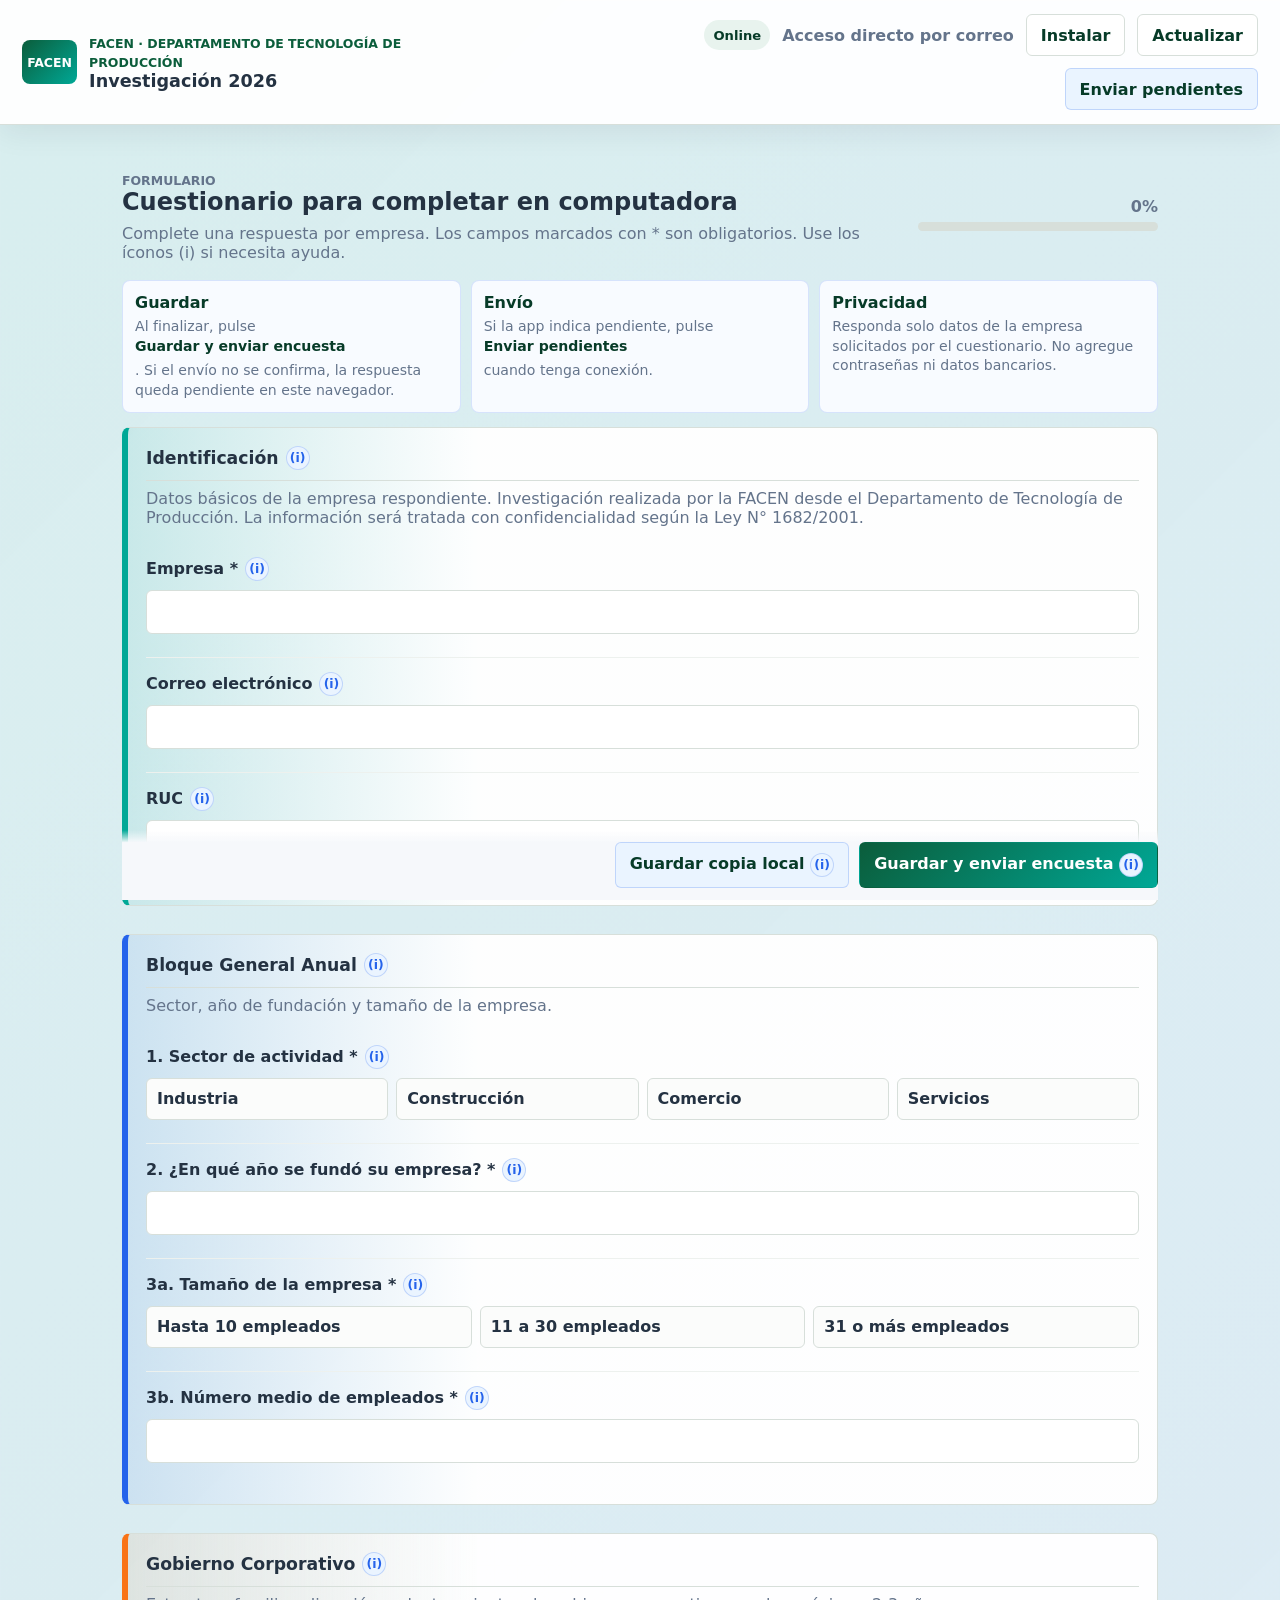
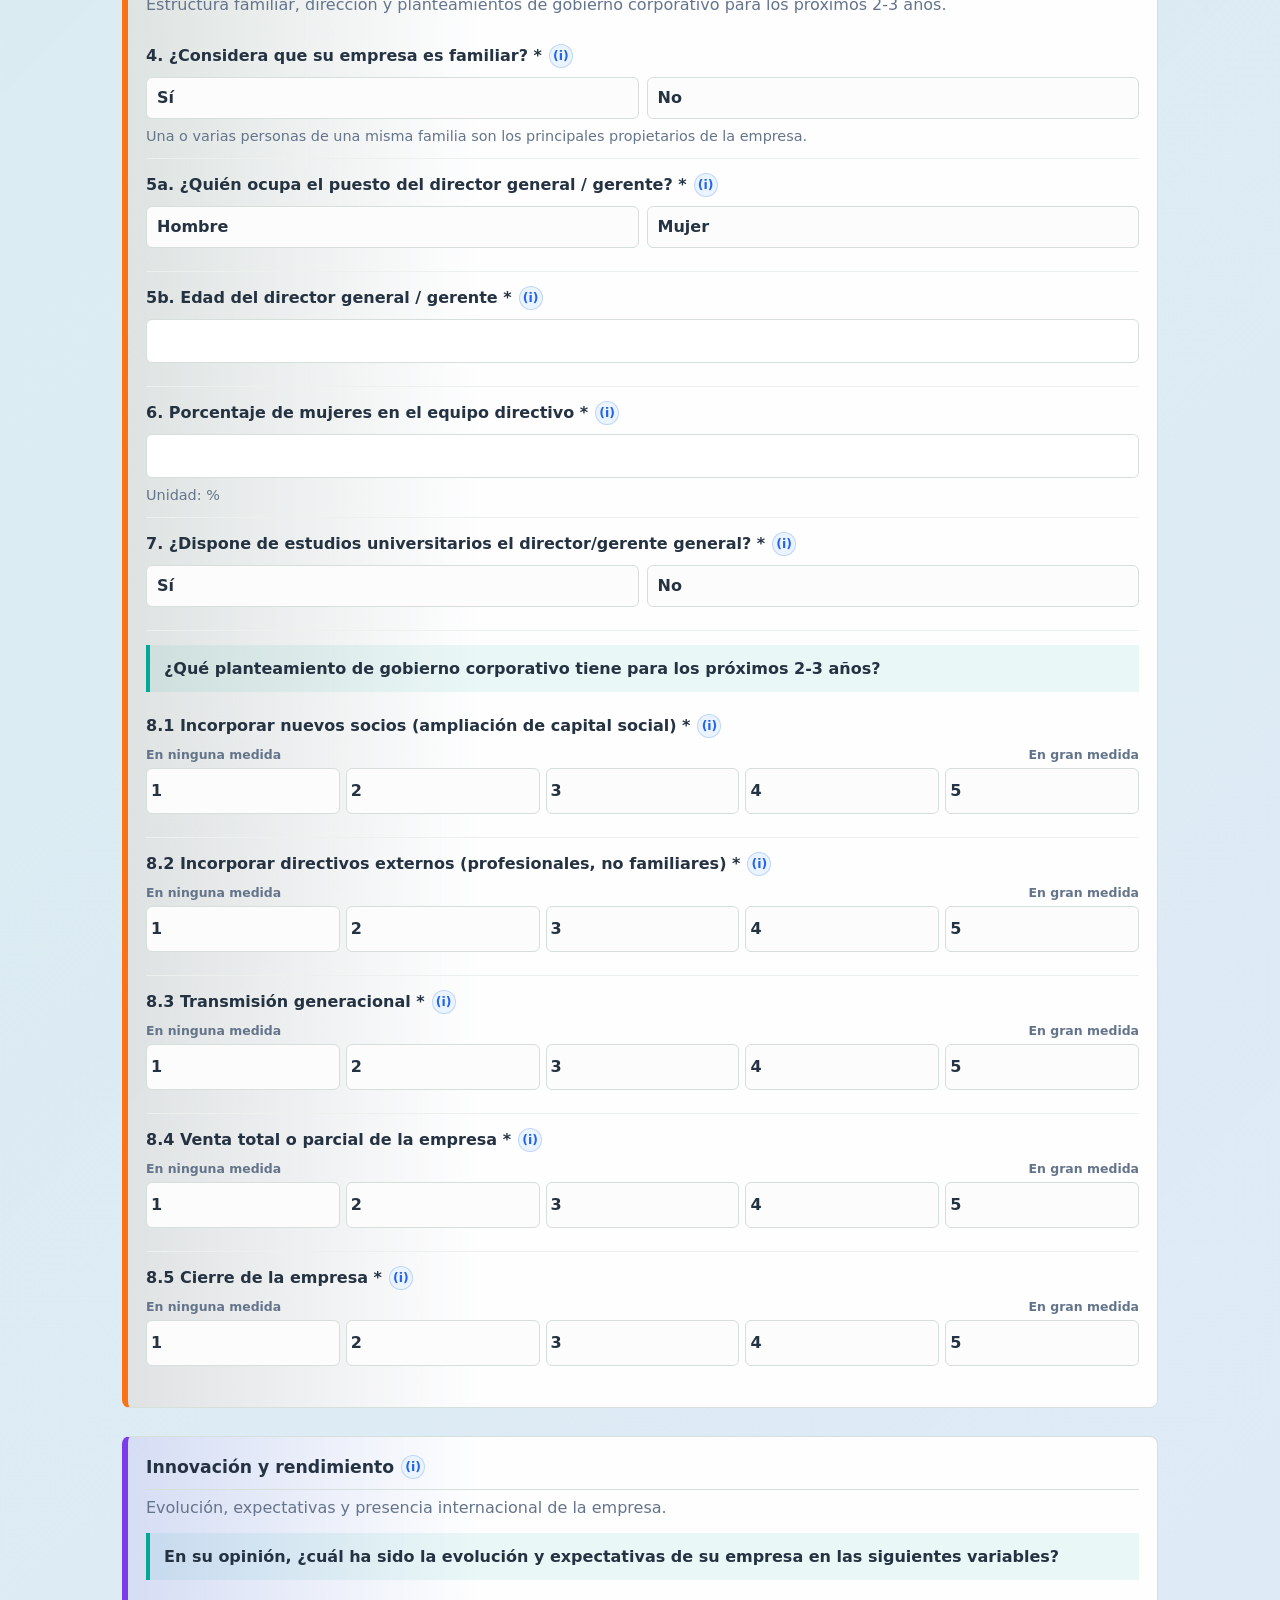
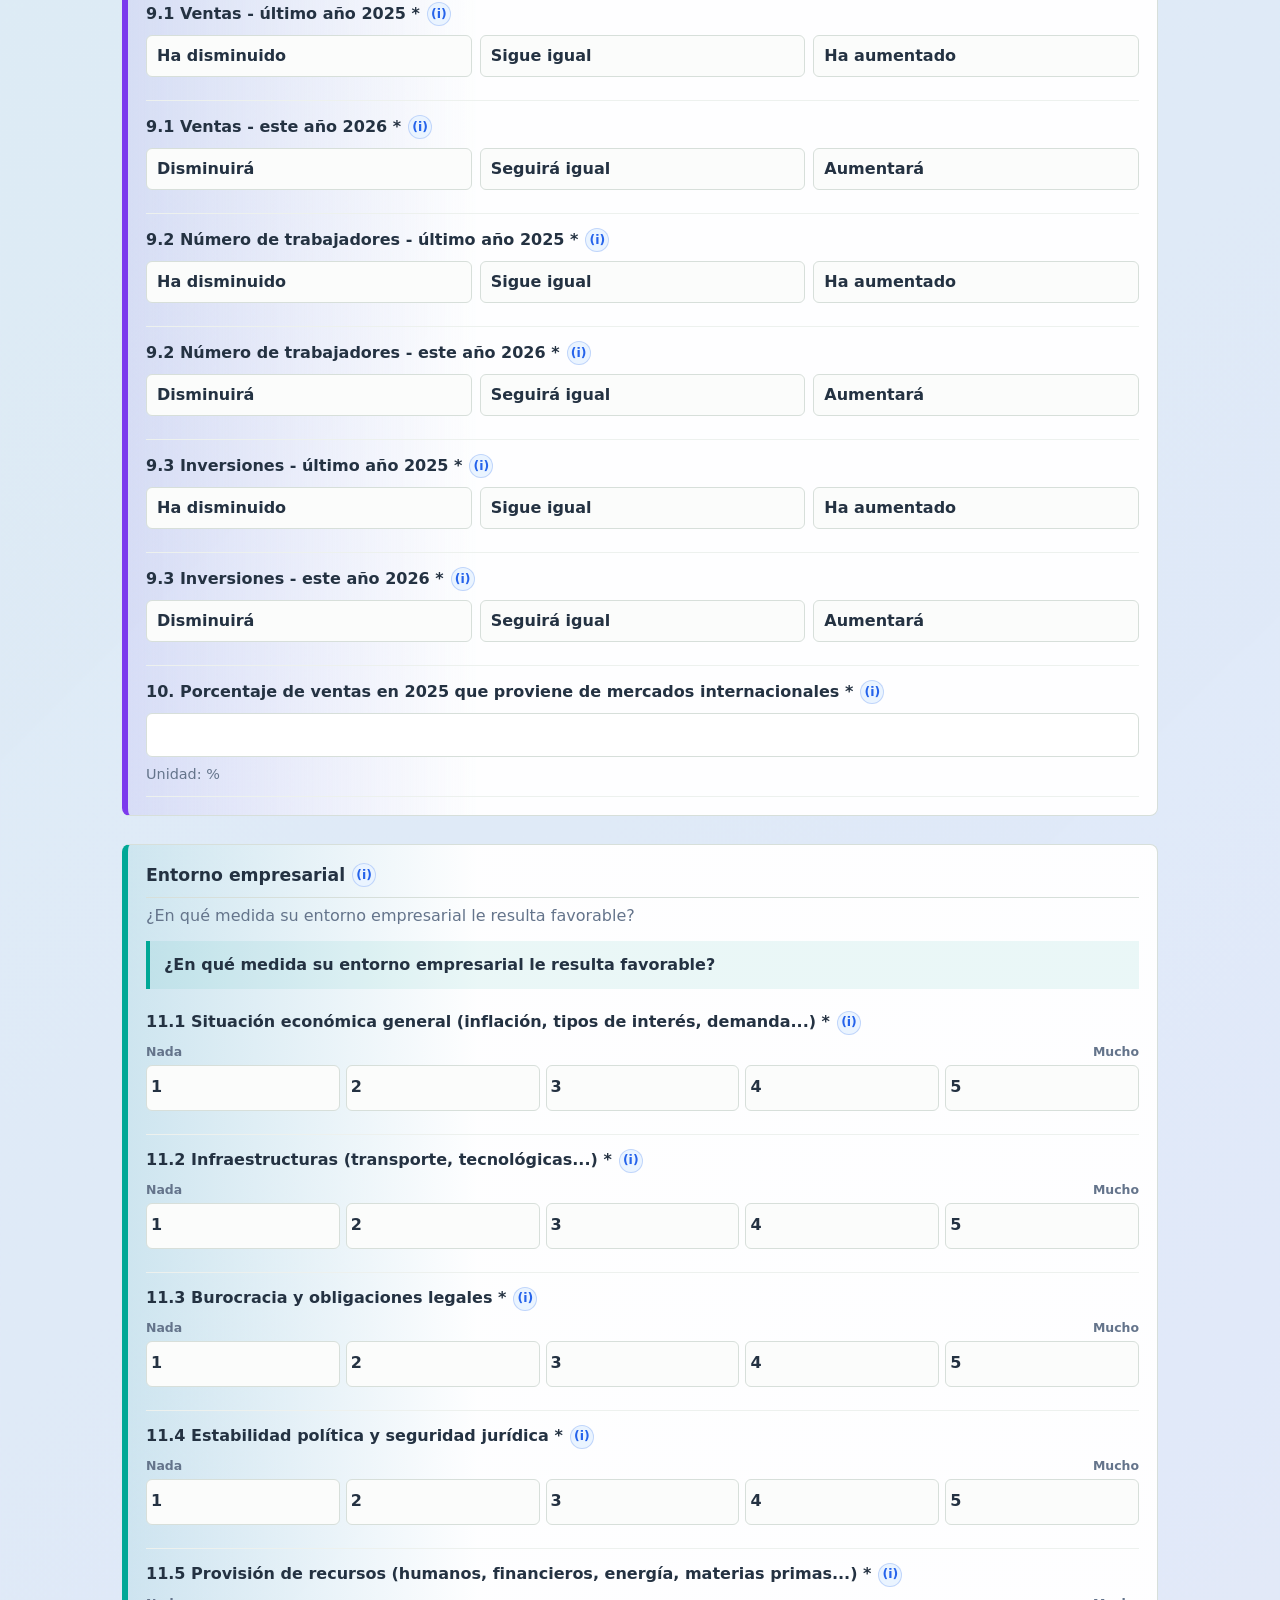
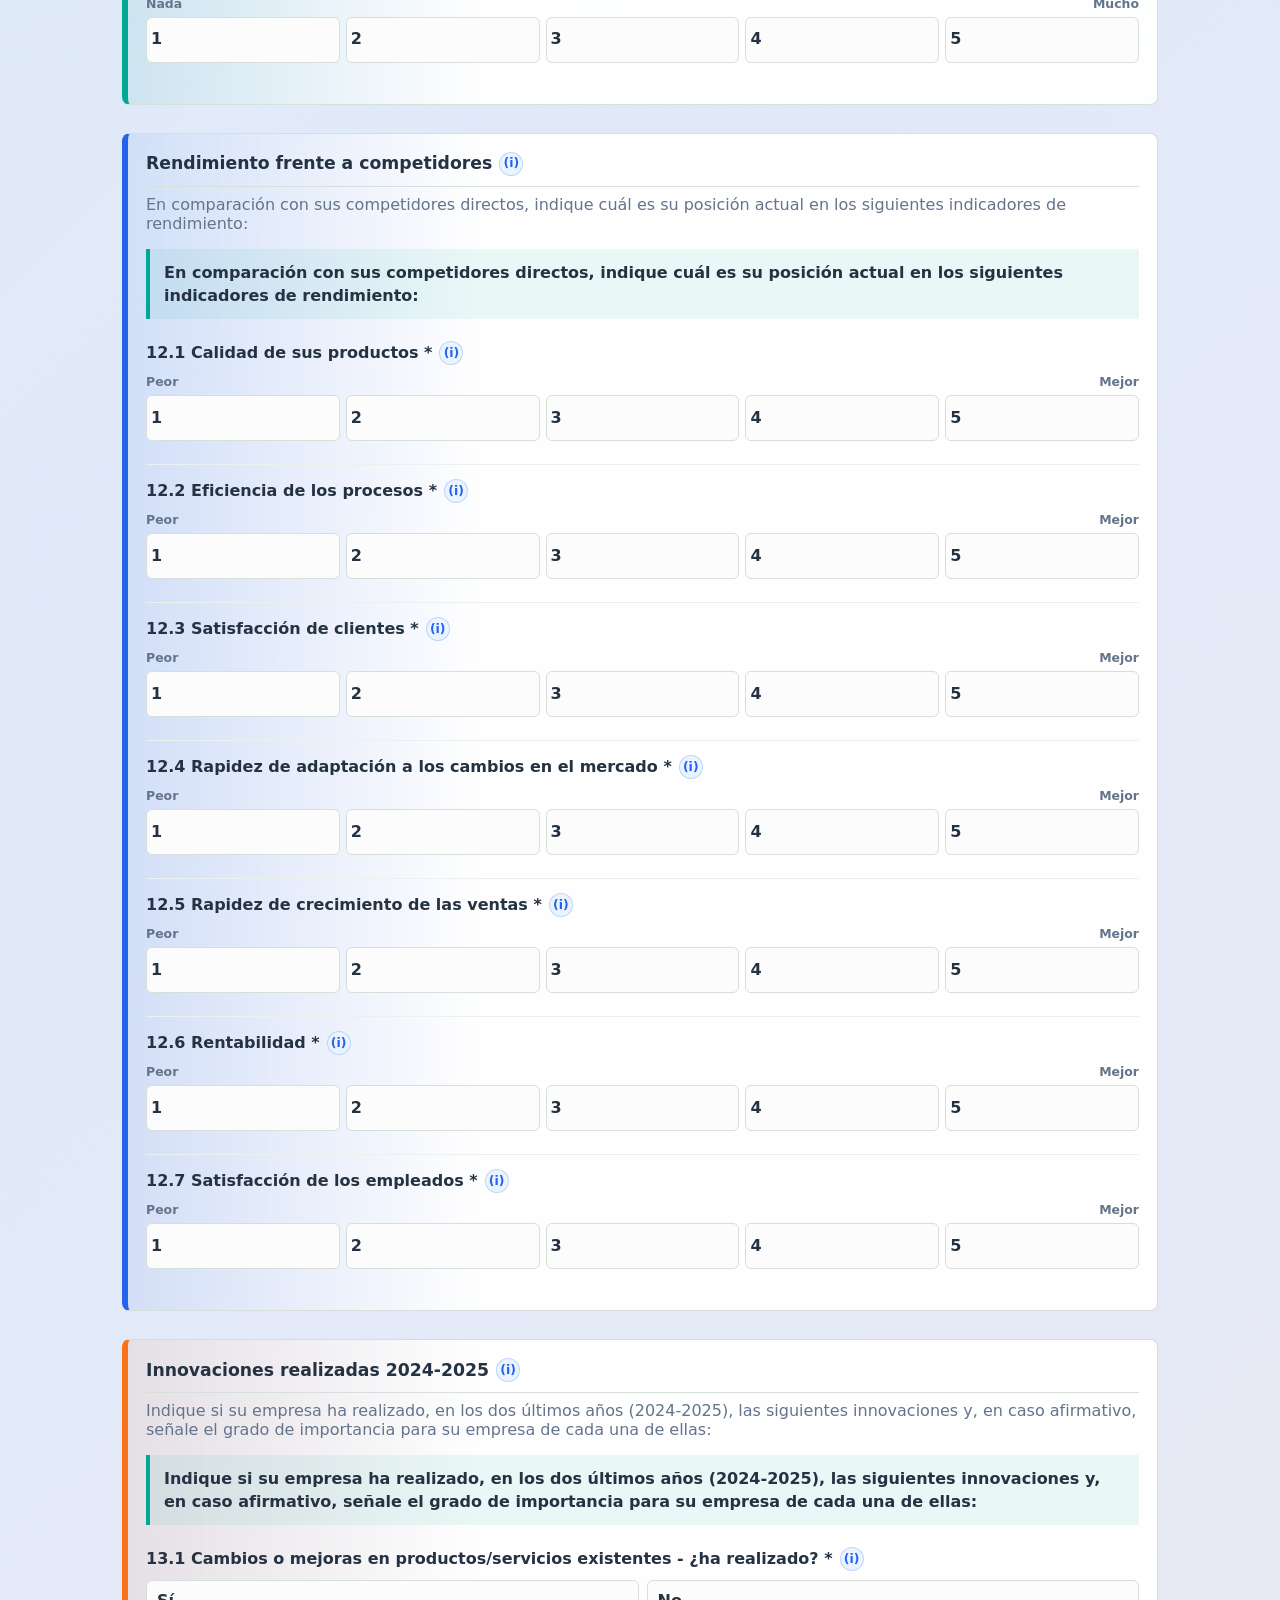
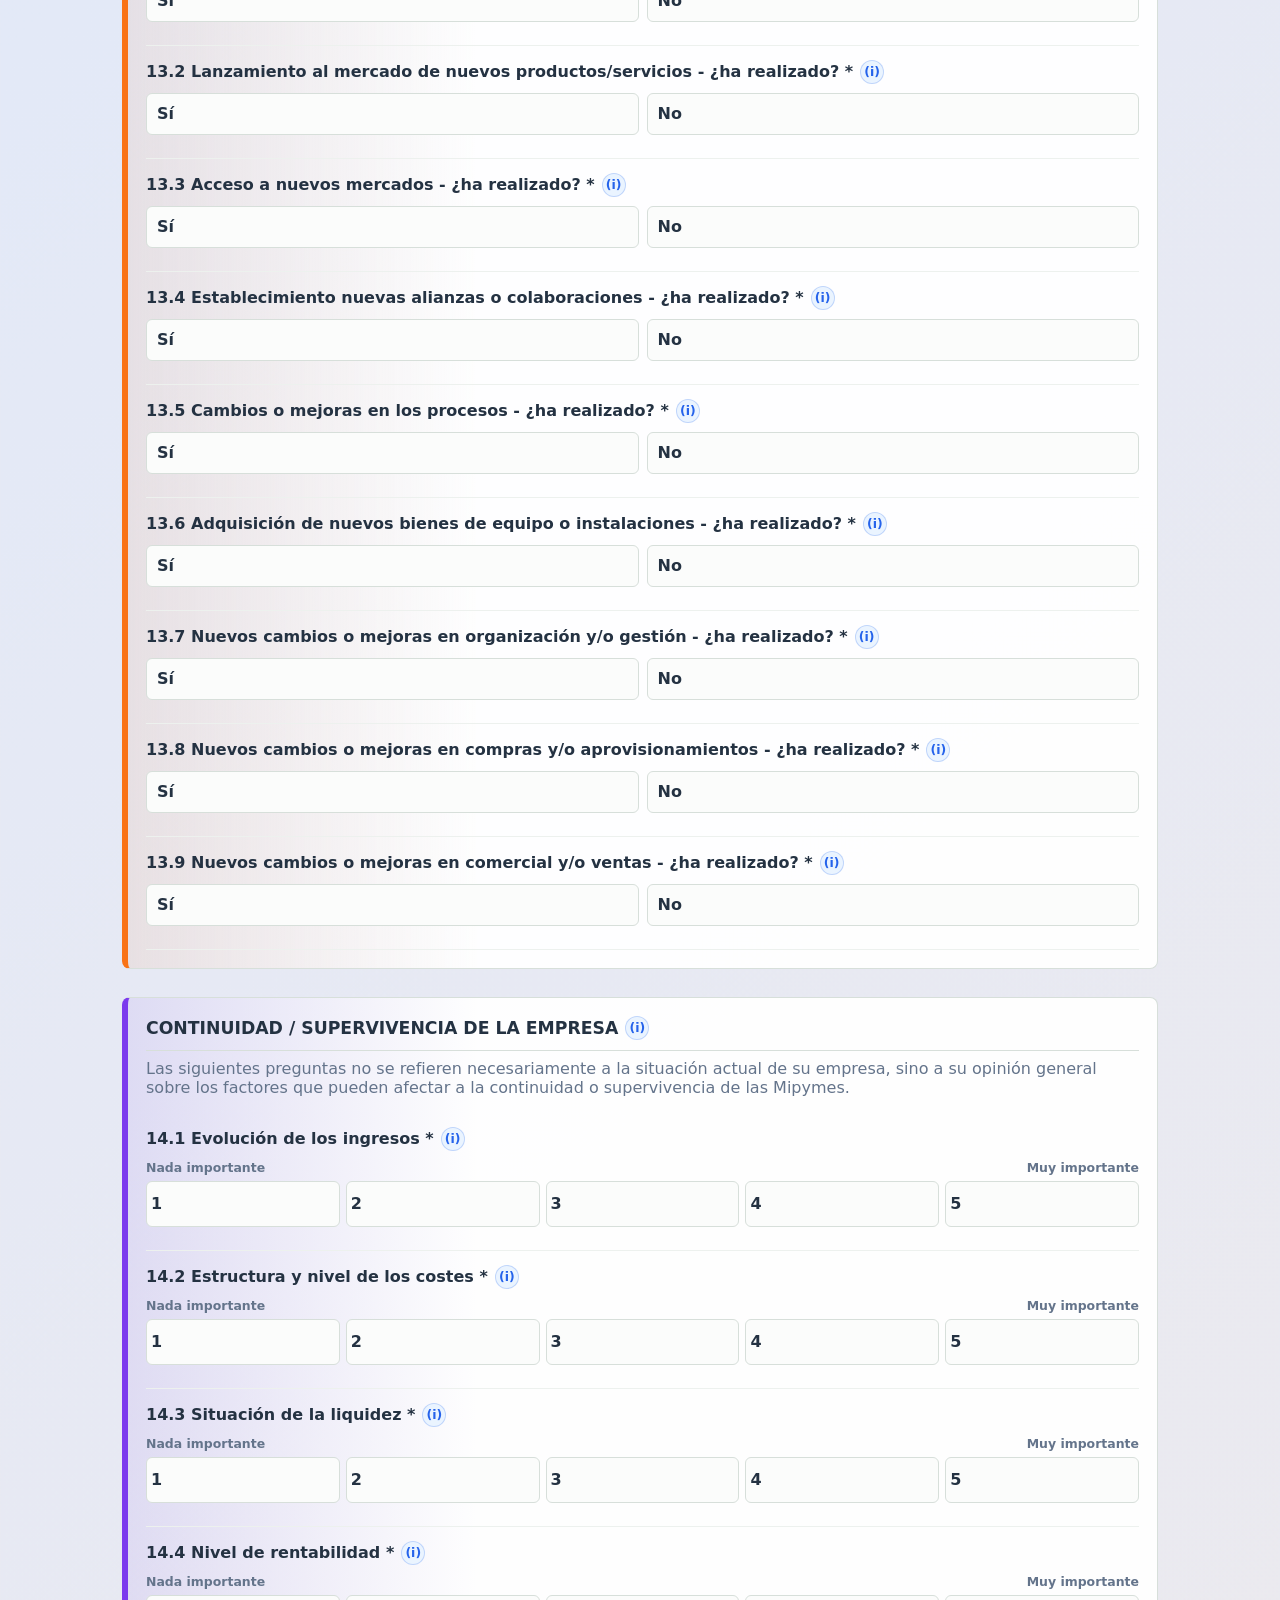
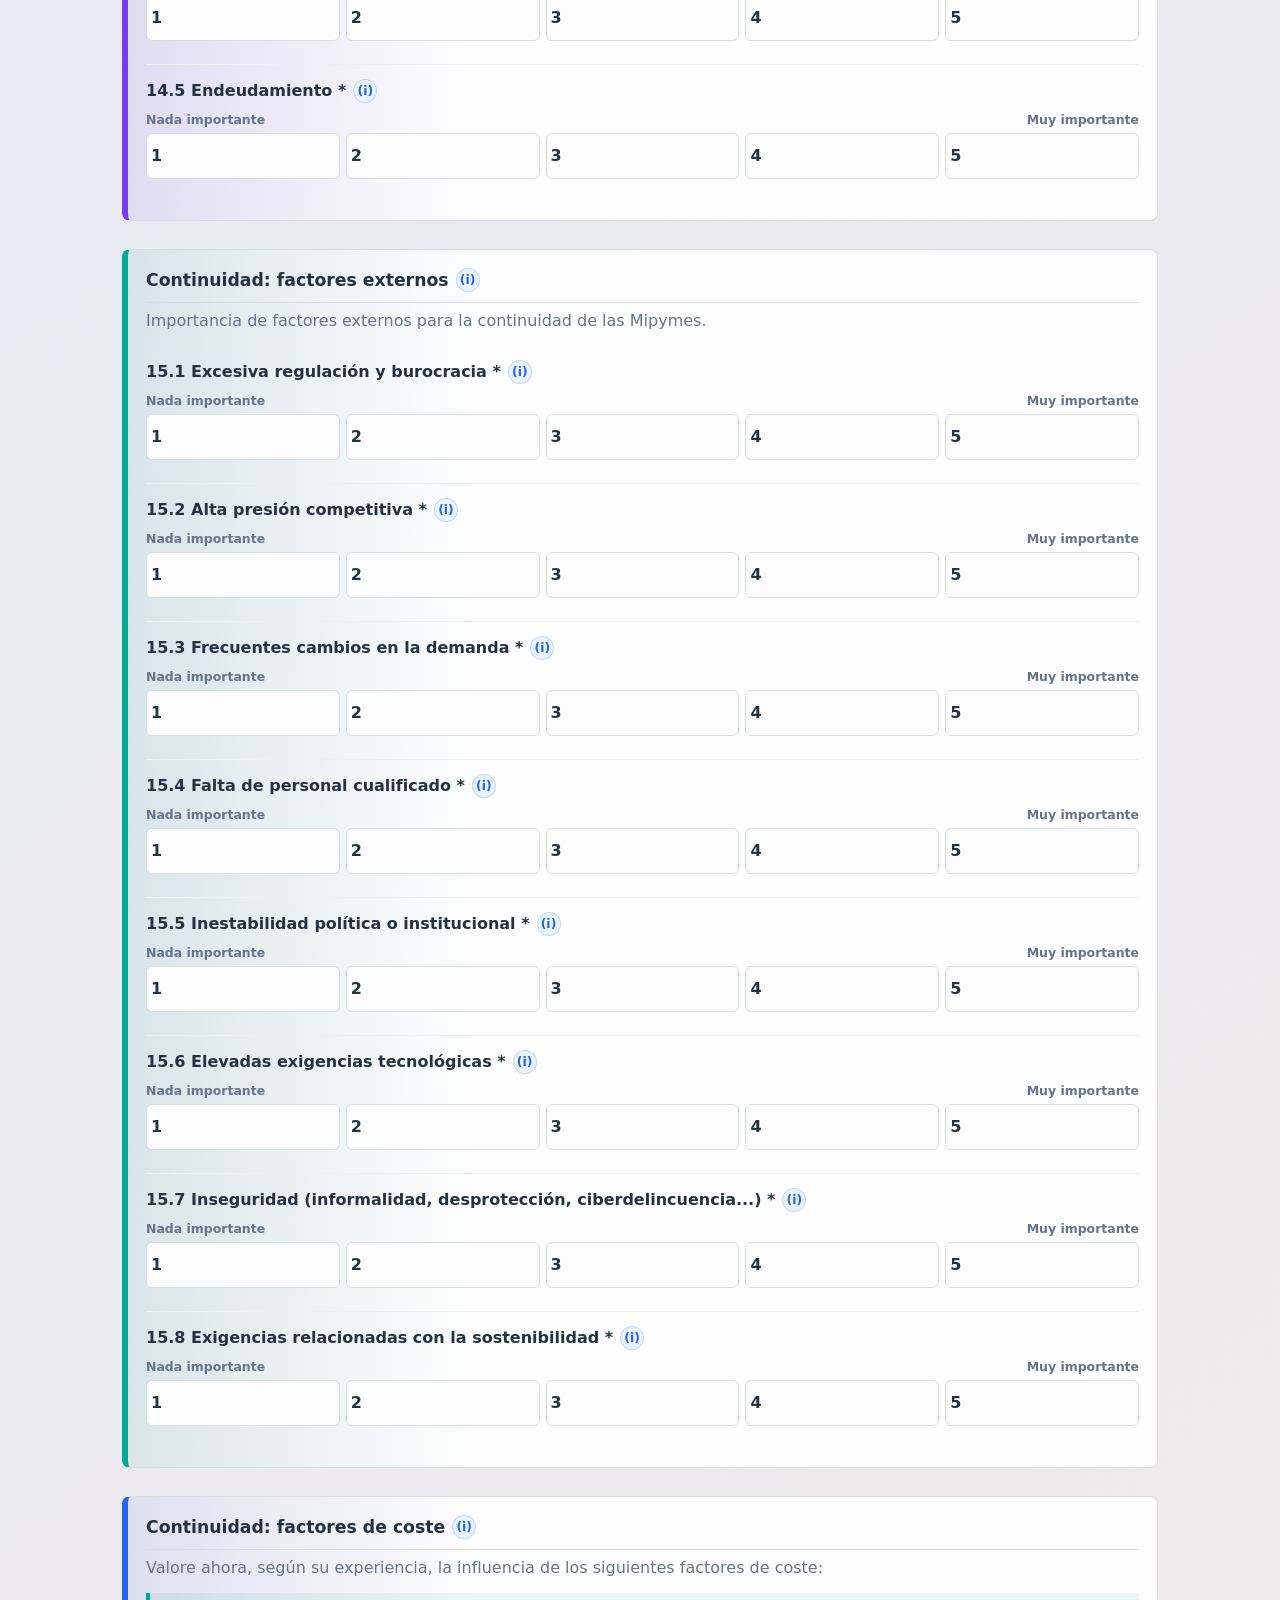
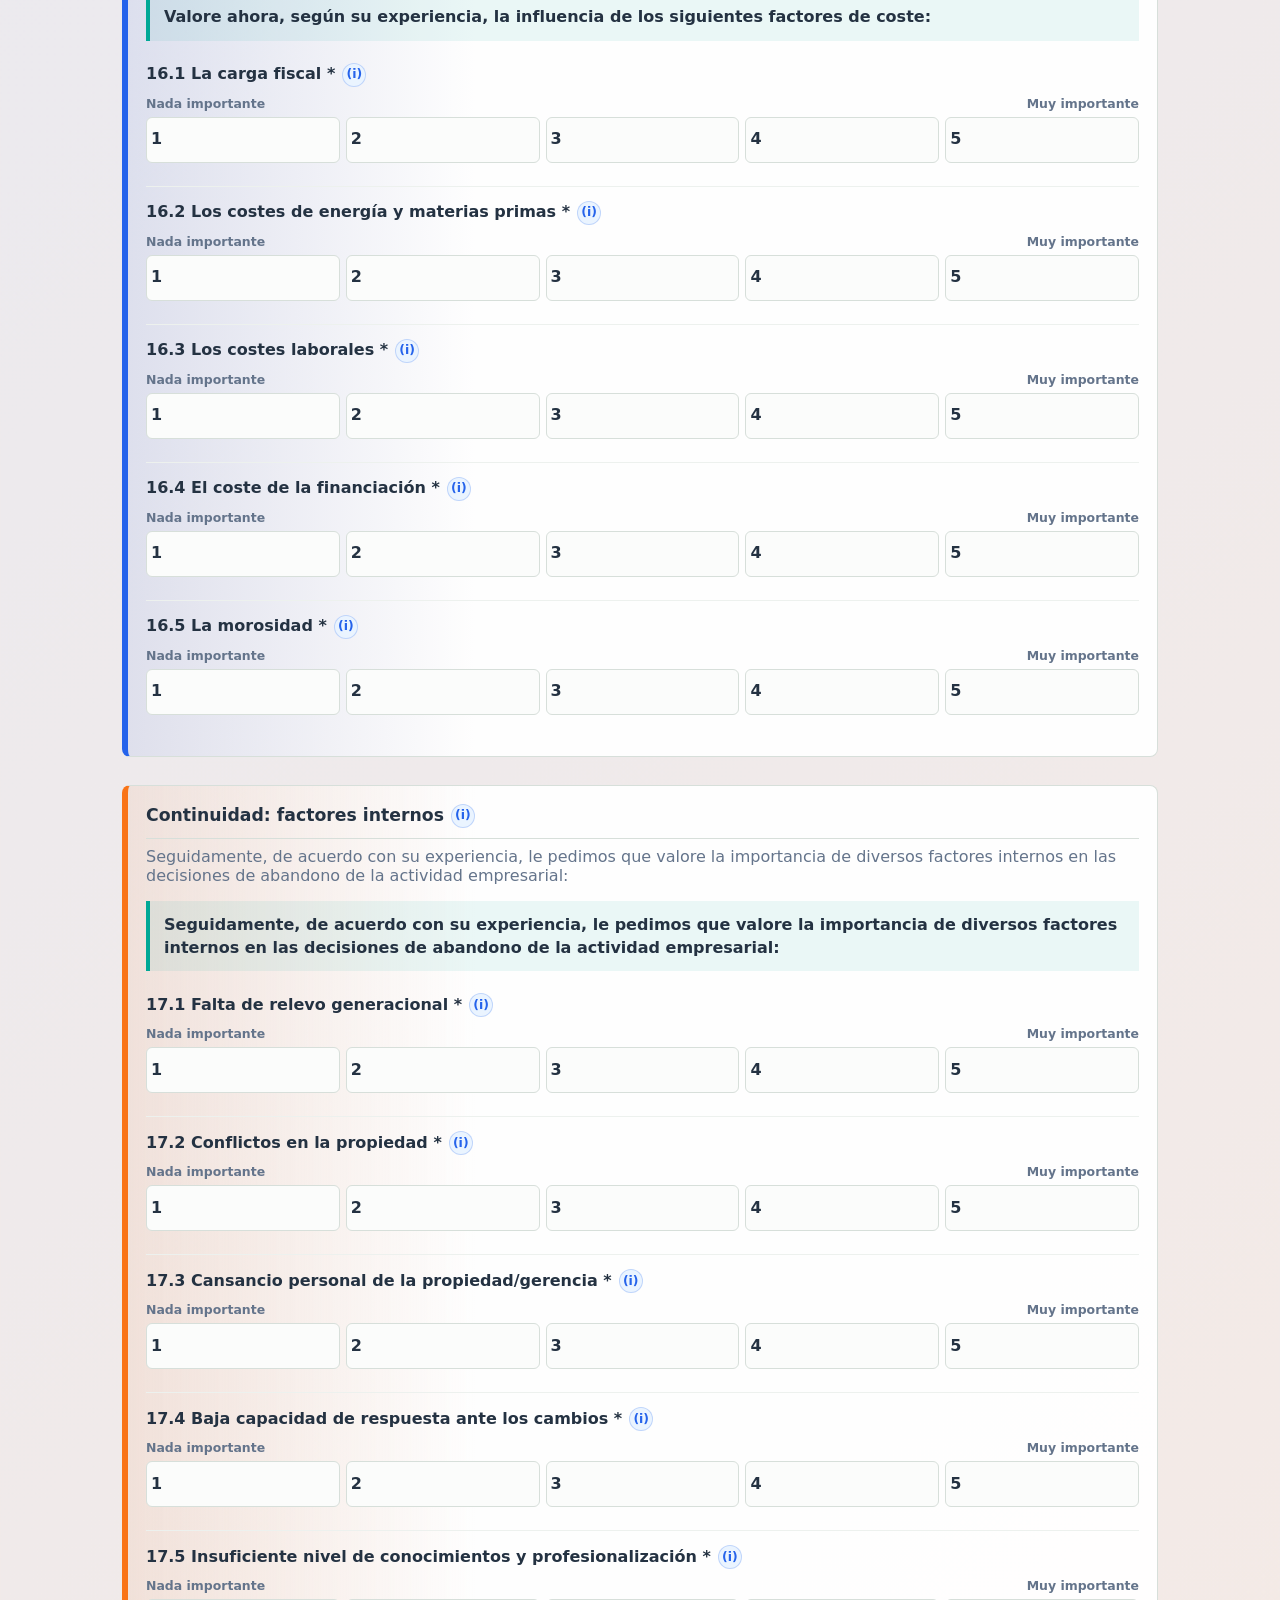
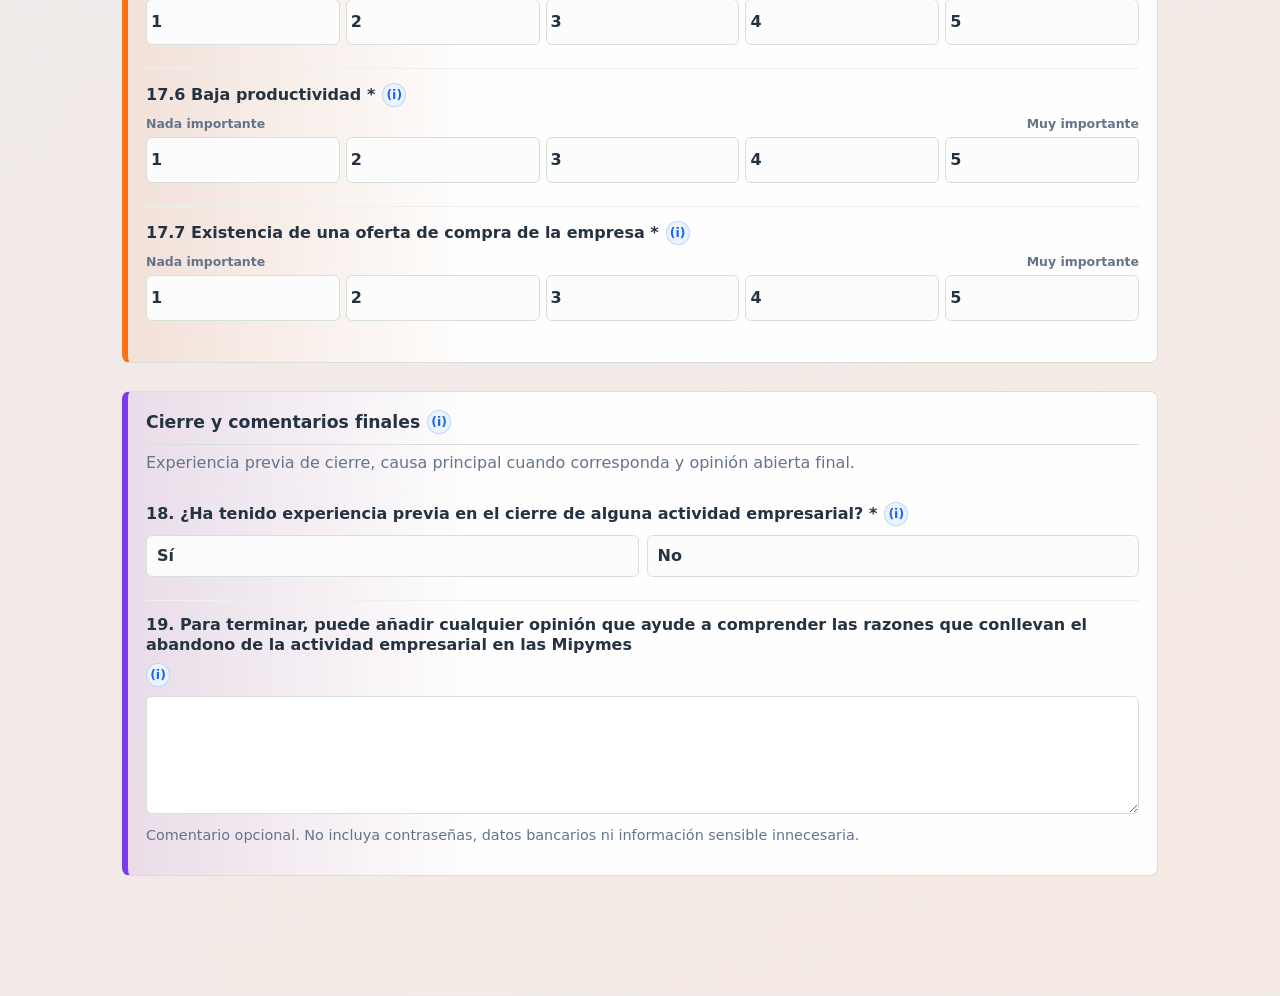
<file: index.html>
<!doctype html>
<html lang="es">
<head>
  <meta charset="utf-8">
  <meta name="viewport" content="width=device-width, initial-scale=1">
  <meta name="theme-color" content="#00A896">
  <title>Investigación 2026 - Mipymes</title>
  <link rel="manifest" href="manifest.json">
  <link rel="icon" href="assets/icon-192.png">
  <link rel="stylesheet" href="styles.css?v=20260629-1">
  <script src="config.js?v=20260629-1" defer></script>
  <script src="app.js?v=20260629-1" defer></script>
</head>
<body>
  <div id="login-view" hidden></div>

  <div id="app-view" class="app-shell" hidden>
    <header class="topbar">
      <div class="brand-block">
        <div class="survey-mark compact" aria-hidden="true">FACEN</div>
        <div>
          <span class="eyebrow">FACEN · Departamento de Tecnología de Producción</span>
          <h1>Investigación 2026</h1>
        </div>
      </div>
      <div class="session-block">
        <span id="connection-pill" class="pill">Sin verificar</span>
        <span id="session-user"></span>
        <button id="install-btn" class="ghost-btn icon-action" type="button">Instalar</button>
        <button id="update-app-btn" class="ghost-btn icon-action" type="button">Actualizar</button>
        <button id="global-sync-btn" class="secondary-btn icon-action" type="button">Enviar pendientes</button>
        <button id="open-sheet-btn" class="ghost-btn icon-action admin-only" type="button" hidden>Hoja online</button>
        <button id="logout-btn" class="ghost-btn" type="button">Salir</button>
      </div>
    </header>

    <nav class="tabs" aria-label="Módulos">
      <button class="tab active" data-view="inicio" type="button">Inicio</button>
      <button class="tab" data-view="formulario" type="button">Formulario</button>
      <button class="tab" data-view="registros" type="button">Registros</button>
      <button class="tab" data-view="dashboard" type="button">Indicadores</button>
      <button class="tab" data-view="seguimiento" type="button">Seguimiento</button>
      <button class="tab" data-view="sync" type="button">Sincronización</button>
      <button class="tab" data-view="admin" type="button">Administración</button>
    </nav>

    <main class="main-layout">
      <section id="view-inicio" class="view active-view">
        <div class="intro-band">
          <div>
            <p class="eyebrow">Formulario por correo</p>
            <h2>Investigación 2026 sobre continuidad de las Mipymes</h2>
            <p>Encuesta realizada por la FACEN desde el Departamento de Tecnología de Producción. El cuestionario se completa directamente desde este enlace y la app conserva una copia local hasta confirmar el envío al backend institucional.</p>
          </div>
          <button class="primary-btn" data-go="formulario" type="button">Nueva encuesta</button>
        </div>
        <div class="kpi-grid">
          <article class="kpi-card"><span>Locales</span><strong id="kpi-local">0</strong></article>
          <article class="kpi-card"><span>Pendientes</span><strong id="kpi-pending">0</strong></article>
          <article class="kpi-card"><span>Sincronizadas</span><strong id="kpi-synced">0</strong></article>
          <article class="kpi-card"><span>Preguntas</span><strong id="kpi-fields">0</strong></article>
        </div>
      </section>

      <section id="view-formulario" class="view">
        <div class="work-header">
          <div>
            <p class="eyebrow">Formulario</p>
            <h2>Cuestionario para completar en computadora</h2>
            <p>Complete una respuesta por empresa. Los campos marcados con * son obligatorios. Use los íconos (i) si necesita ayuda.</p>
          </div>
          <div class="progress-box">
            <span id="progress-label">0%</span>
            <div class="progress-track"><span id="progress-bar"></span></div>
          </div>
        </div>
        <div class="respondent-guide">
          <article>
            <strong>Guardar</strong>
            <p>Al finalizar, pulse <strong>Guardar y enviar encuesta</strong>. Si el envío no se confirma, la respuesta queda pendiente en este navegador.</p>
          </article>
          <article>
            <strong>Envío</strong>
            <p>Si la app indica pendiente, pulse <strong>Enviar pendientes</strong> cuando tenga conexión.</p>
          </article>
          <article>
            <strong>Privacidad</strong>
            <p>Responda solo datos de la empresa solicitados por el cuestionario. No agregue contraseñas ni datos bancarios.</p>
          </article>
        </div>
        <div id="form-save-status" class="notice compact-notice" role="status" hidden></div>
        <form id="survey-form" class="survey-form"></form>
      </section>

      <section id="view-registros" class="view">
        <div class="work-header">
          <div>
            <p class="eyebrow">Control operativo</p>
            <h2>Registros locales</h2>
          </div>
          <button id="export-csv-btn" class="secondary-btn" type="button">Exportar CSV</button>
        </div>
        <div class="filter-row">
          <input id="search-records" placeholder="Buscar por empresa, sector o estado">
          <select id="status-filter">
            <option value="">Todos los estados</option>
            <option value="pendiente">Pendiente</option>
            <option value="sincronizado">Sincronizado</option>
            <option value="error">Error</option>
          </select>
        </div>
        <div class="table-wrap">
          <table>
            <thead><tr><th>Fecha</th><th>Empresa</th><th>Sector</th><th>Estado</th><th>Acciones</th></tr></thead>
            <tbody id="records-body"></tbody>
          </table>
        </div>
      </section>

      <section id="view-dashboard" class="view">
        <div class="work-header">
          <div>
            <p class="eyebrow">Indicadores</p>
            <h2>Resumen de captura</h2>
          </div>
        </div>
        <div id="dashboard-grid" class="dashboard-grid"></div>
      </section>

      <section id="view-sync" class="view">
        <div class="work-header">
          <div>
            <p class="eyebrow">Offline</p>
            <h2>Cola de sincronización</h2>
          </div>
          <button id="sync-btn" class="primary-btn" type="button">Enviar pendientes</button>
        </div>
        <div id="sync-status" class="notice"></div>
        <div id="queue-list" class="queue-list"></div>
      </section>

      <section id="view-seguimiento" class="view admin-only-view">
        <div class="work-header">
          <div>
            <p class="eyebrow">Seguimiento admin</p>
            <h2>Monitoreo de respuestas</h2>
            <p>Lectura rápida de avance, pendientes, errores y carga por usuario en este dispositivo.</p>
          </div>
          <button class="secondary-btn" data-go="registros" type="button">Ver registros</button>
        </div>
        <div id="tracking-grid" class="kpi-grid tracking-grid"></div>
        <div class="tracking-layout">
          <section class="admin-panel">
            <h3>Carga por usuario</h3>
            <div class="table-wrap">
              <table>
                <thead><tr><th>Usuario</th><th>Total</th><th>Pendientes</th><th>Errores</th><th>Última carga</th></tr></thead>
                <tbody id="tracking-users-body"></tbody>
              </table>
            </div>
          </section>
          <section class="admin-panel">
            <h3>Últimas respuestas</h3>
            <div class="table-wrap">
              <table>
                <thead><tr><th>Fecha</th><th>Empresa</th><th>Usuario</th><th>Estado</th></tr></thead>
                <tbody id="tracking-recent-body"></tbody>
              </table>
            </div>
          </section>
        </div>
      </section>

      <section id="view-admin" class="view">
        <div class="work-header">
          <div>
            <p class="eyebrow">Administración</p>
            <h2>Estado técnico</h2>
          </div>
        </div>
        <dl class="admin-list">
          <dt>Backend GAS</dt><dd id="admin-gas">No configurado</dd>
          <dt>Spreadsheet</dt><dd id="admin-sheet"></dd>
          <dt>Versión app</dt><dd id="admin-version"></dd>
          <dt>Última sincronización</dt><dd id="admin-last-sync">Sin sincronización</dd>
        </dl>
        <div class="admin-grid">
          <section class="admin-panel">
            <h3>Registrar usuario</h3>
            <form id="user-create-form" class="admin-form">
              <label>
                Usuario o correo
                <input id="new-user" autocomplete="off" placeholder="correo@empresa.com o nombre.apellido" required>
              </label>
              <label>
                Nombre
                <input id="new-user-name" autocomplete="name" required>
              </label>
              <label>
                Tipo de usuario
                <select id="new-user-role">
                  <option value="encuestador">Encuestador</option>
                  <option value="censista">Censista</option>
                  <option value="supervisor">Supervisor</option>
                  <option value="admin">Admin</option>
                </select>
              </label>
              <label>
                Contraseña temporal
                <input id="new-user-password" type="password" autocomplete="new-password" minlength="6" required>
              </label>
              <button class="secondary-btn" type="submit">Registrar usuario</button>
            </form>
          </section>
          <section class="admin-panel">
            <h3>Cambiar mi contraseña</h3>
            <form id="password-change-form" class="admin-form">
              <label>
                Contraseña actual
                <input id="current-password" type="password" autocomplete="current-password" required>
              </label>
              <label>
                Nueva contraseña
                <input id="new-password" type="password" autocomplete="new-password" minlength="6" required>
              </label>
              <label>
                Repetir nueva contraseña
                <input id="new-password-repeat" type="password" autocomplete="new-password" minlength="6" required>
              </label>
              <button class="secondary-btn" type="submit">Cambiar contraseña</button>
            </form>
          </section>
        </div>
        <p id="admin-user-status" class="status-text" role="status"></p>
        <div class="table-wrap admin-users-wrap">
          <table>
            <thead><tr><th>Usuario</th><th>Nombre</th><th>Rol</th><th>Estado</th></tr></thead>
            <tbody id="users-body"></tbody>
          </table>
        </div>
      </section>
    </main>
  </div>

  <template id="field-template">
    <div class="field-row">
      <label></label>
      <div class="field-control"></div>
      <p class="field-hint"></p>
    </div>
  </template>
</body>
</html>
</file>
<file: styles.css>
:root {
  --green: #0B5D3B;
  --green-dark: #073B28;
  --green-soft: #E8F3EE;
  --gold: #C8A24A;
  --teal: #00A896;
  --blue: #2563EB;
  --sky: #0EA5E9;
  --violet: #7C3AED;
  --coral: #F97316;
  --rose: #E11D48;
  --amber: #F59E0B;
  --lime: #65A30D;
  --bg: #F6F8FB;
  --text: #243242;
  --muted: #64748B;
  --line: #D7DFDA;
  --danger: #B42318;
  --warning: #B7791F;
  --info: #1D4ED8;
  --white: #FFFFFF;
  --shadow: 0 14px 36px rgba(15, 23, 42, 0.10);
  font-family: Inter, ui-sans-serif, system-ui, -apple-system, BlinkMacSystemFont, "Segoe UI", sans-serif;
}

* {
  box-sizing: border-box;
}

[hidden] {
  display: none !important;
}

body {
  margin: 0;
  color: var(--text);
  background:
    linear-gradient(135deg, rgba(0, 168, 150, 0.12), rgba(37, 99, 235, 0.10) 42%, rgba(249, 115, 22, 0.10)),
    var(--bg);
  overflow-x: hidden;
}

button,
input,
select,
textarea {
  font: inherit;
}

button {
  cursor: pointer;
}

.login-shell {
  min-height: 100vh;
  display: grid;
  place-items: center;
  padding: 24px;
  background:
    linear-gradient(135deg, rgba(0, 168, 150, 0.20), rgba(37, 99, 235, 0.14) 48%, rgba(249, 115, 22, 0.16)),
    #F8FAFC;
}

.login-panel {
  width: min(680px, 100%);
  padding: 28px;
  background: rgba(255, 255, 255, 0.96);
  border: 1px solid var(--line);
  border-radius: 8px;
  box-shadow: var(--shadow);
}

.survey-mark {
  width: 64px;
  height: 64px;
  display: grid;
  place-items: center;
  margin-bottom: 16px;
  border-radius: 8px;
  background: linear-gradient(135deg, var(--green), var(--teal));
  color: var(--white);
  font-weight: 900;
  letter-spacing: 0;
}

.survey-mark.compact {
  width: 56px;
  height: 44px;
  margin-bottom: 0;
  font-size: 0.78rem;
}

.eyebrow {
  margin: 0 0 6px;
  color: var(--green);
  font-size: 0.78rem;
  font-weight: 800;
  text-transform: uppercase;
  letter-spacing: 0;
}

h1,
h2,
h3 {
  margin: 0;
  line-height: 1.18;
  letter-spacing: 0;
}

.login-panel h1 {
  font-size: 1.55rem;
}

.login-copy {
  color: var(--muted);
  margin: 12px 0 14px;
}

.email-guide,
.respondent-guide article {
  border: 1px solid rgba(37, 99, 235, 0.16);
  border-radius: 8px;
  background: #F8FBFF;
}

.email-guide {
  padding: 14px;
  margin: 0 0 18px;
}

.email-guide h2 {
  font-size: 1rem;
  margin-bottom: 8px;
}

.email-guide ol {
  margin: 0;
  padding-left: 20px;
  color: var(--text);
}

.email-guide li + li {
  margin-top: 5px;
}

.login-form,
.survey-form {
  display: grid;
  gap: 14px;
}

.login-actions {
  display: grid;
  grid-template-columns: repeat(2, minmax(0, 1fr));
  gap: 10px;
  margin-top: 12px;
}

.auxiliary-form {
  margin-top: 14px;
  padding-top: 14px;
  border-top: 1px solid var(--line);
}

.form-note {
  margin: 0;
  color: var(--muted);
  font-size: 0.92rem;
  line-height: 1.45;
}

label {
  display: grid;
  gap: 7px;
  font-weight: 700;
  color: var(--text);
}

.label-row,
.field-row label,
.form-block h3 {
  display: flex;
  align-items: center;
  flex-wrap: wrap;
  gap: 7px;
}

.field-label-text {
  min-width: 0;
}

.info-tip {
  position: relative;
  display: inline-grid;
  place-items: center;
  flex: 0 0 auto;
  min-width: 24px;
  min-height: 24px;
  border-radius: 999px;
  background: #EAF4FF;
  color: var(--blue);
  border: 1px solid rgba(37, 99, 235, 0.22);
  font-size: 0.78rem;
  font-weight: 900;
  line-height: 1;
  text-transform: lowercase;
}

.info-tip::after {
  content: attr(data-tip);
  position: absolute;
  left: 50%;
  bottom: calc(100% + 9px);
  z-index: 50;
  width: min(300px, 78vw);
  padding: 10px 12px;
  border-radius: 8px;
  background: #122033;
  color: var(--white);
  box-shadow: var(--shadow);
  font-size: 0.82rem;
  font-weight: 700;
  line-height: 1.35;
  text-transform: none;
  transform: translateX(-50%) translateY(4px);
  opacity: 0;
  pointer-events: none;
  transition: opacity 120ms ease, transform 120ms ease;
}

.info-tip:hover::after,
.info-tip:focus::after,
.info-tip:focus-visible::after {
  opacity: 1;
  transform: translateX(-50%) translateY(0);
}

input,
select,
textarea {
  width: 100%;
  border: 1px solid var(--line);
  border-radius: 6px;
  background: var(--white);
  color: var(--text);
  padding: 11px 12px;
  min-height: 44px;
}

textarea {
  min-height: 118px;
  resize: vertical;
}

input:focus,
select:focus,
textarea:focus {
  outline: 3px solid rgba(0, 168, 150, 0.20);
  border-color: var(--teal);
}

.primary-btn,
.secondary-btn,
.ghost-btn {
  border-radius: 6px;
  min-height: 42px;
  padding: 10px 14px;
  font-weight: 800;
  border: 1px solid transparent;
}

.primary-btn {
  background: linear-gradient(135deg, var(--green), var(--teal));
  color: var(--white);
}

.secondary-btn {
  background: #EAF4FF;
  color: var(--green-dark);
  border-color: rgba(37, 99, 235, 0.22);
}

.ghost-btn {
  background: var(--white);
  color: var(--green-dark);
  border-color: var(--line);
}

.status-text,
.field-hint {
  color: var(--muted);
  margin: 0;
  font-size: 0.9rem;
}

.status-text.error,
.field-row.invalid .field-hint {
  color: var(--danger);
}

.app-shell {
  min-height: 100vh;
}

.topbar {
  min-height: 76px;
  display: flex;
  justify-content: space-between;
  align-items: center;
  padding: 14px 22px;
  gap: 18px;
  background: rgba(255, 255, 255, 0.94);
  border-bottom: 1px solid var(--line);
  box-shadow: 0 8px 28px rgba(15, 23, 42, 0.07);
  position: sticky;
  top: 0;
  z-index: 10;
}

.brand-block,
.session-block {
  display: flex;
  align-items: center;
  gap: 12px;
}

.session-block {
  flex-wrap: wrap;
  justify-content: flex-end;
}

.icon-action {
  white-space: nowrap;
}

.topbar h1 {
  font-size: 1.1rem;
}

.pill {
  display: inline-flex;
  align-items: center;
  min-height: 30px;
  padding: 5px 9px;
  border-radius: 999px;
  background: var(--green-soft);
  color: var(--green-dark);
  font-weight: 800;
  font-size: 0.82rem;
  white-space: nowrap;
}

.pill.offline {
  background: #FFF4DD;
  color: var(--warning);
}

.tabs {
  display: flex;
  gap: 6px;
  overflow-x: auto;
  padding: 10px 22px;
  border-bottom: 1px solid var(--line);
  background: rgba(255, 255, 255, 0.78);
}

.tab {
  border: 1px solid var(--line);
  background: var(--white);
  color: var(--text);
  border-radius: 6px;
  padding: 9px 12px;
  min-width: max-content;
  font-weight: 800;
}

.tab.active {
  background: linear-gradient(135deg, var(--green), var(--blue));
  border-color: transparent;
  color: var(--white);
}

.main-layout {
  width: min(1180px, 100%);
  margin: 0 auto;
  padding: 22px;
}

.view {
  display: none;
}

.active-view {
  display: block;
}

.intro-band,
.work-header {
  display: flex;
  justify-content: space-between;
  align-items: center;
  gap: 18px;
  padding: 18px 0;
}

.intro-band p,
.work-header p {
  margin: 8px 0 0;
  color: var(--muted);
  max-width: 760px;
}

.kpi-grid,
.dashboard-grid {
  display: grid;
  grid-template-columns: repeat(4, minmax(0, 1fr));
  gap: 14px;
}

.kpi-card,
.chart-card,
.form-block,
.notice,
.queue-item {
  background: rgba(255, 255, 255, 0.96);
  border: 1px solid var(--line);
  border-radius: 8px;
}

.kpi-card {
  position: relative;
  overflow: hidden;
  padding: 16px;
}

.kpi-card::before {
  content: "";
  position: absolute;
  inset: 0 0 auto;
  height: 5px;
  background: linear-gradient(90deg, var(--teal), var(--blue));
}

.kpi-card:nth-child(2)::before,
.accent-amber::before {
  background: linear-gradient(90deg, var(--amber), var(--coral));
}

.kpi-card:nth-child(3)::before,
.accent-rose::before {
  background: linear-gradient(90deg, var(--rose), var(--violet));
}

.kpi-card:nth-child(4)::before,
.accent-blue::before {
  background: linear-gradient(90deg, var(--sky), var(--blue));
}

.accent-teal::before {
  background: linear-gradient(90deg, var(--teal), var(--lime));
}

.kpi-card span {
  display: block;
  color: var(--muted);
  font-weight: 800;
  font-size: 0.86rem;
}

.kpi-card strong {
  display: block;
  margin-top: 8px;
  font-size: 2rem;
  color: var(--text);
}

.progress-box {
  min-width: 240px;
}

.progress-box span {
  display: block;
  text-align: right;
  color: var(--muted);
  font-weight: 800;
  margin-bottom: 6px;
}

.progress-track {
  height: 9px;
  background: var(--line);
  border-radius: 999px;
  overflow: hidden;
}

.progress-track span {
  display: block;
  width: 0%;
  height: 100%;
  background: linear-gradient(90deg, var(--amber), var(--teal));
}

.form-block {
  position: relative;
  overflow: visible;
  padding: 18px;
  margin-bottom: 14px;
  border-left: 6px solid var(--teal);
}

.form-block:nth-of-type(4n+1) {
  border-left-color: var(--teal);
  background: linear-gradient(90deg, rgba(0, 168, 150, 0.08), rgba(255, 255, 255, 0.96) 34%);
}

.form-block:nth-of-type(4n+2) {
  border-left-color: var(--blue);
  background: linear-gradient(90deg, rgba(37, 99, 235, 0.08), rgba(255, 255, 255, 0.96) 34%);
}

.form-block:nth-of-type(4n+3) {
  border-left-color: var(--coral);
  background: linear-gradient(90deg, rgba(249, 115, 22, 0.08), rgba(255, 255, 255, 0.96) 34%);
}

.form-block:nth-of-type(4n+4) {
  border-left-color: var(--violet);
  background: linear-gradient(90deg, rgba(124, 58, 237, 0.08), rgba(255, 255, 255, 0.96) 34%);
}

.form-block h3 {
  font-size: 1.08rem;
  padding-bottom: 10px;
  border-bottom: 1px solid var(--line);
  margin-bottom: 14px;
}

.form-block-description {
  color: var(--muted);
  margin: -6px 0 16px;
}

.question-intro {
  margin: 14px 0 8px;
  padding: 12px 14px;
  border-left: 4px solid var(--teal);
  background: rgba(0, 168, 150, 0.08);
  color: var(--ink);
  font-weight: 800;
  line-height: 1.45;
}

.question-intro.hidden {
  display: none;
}

.field-row {
  display: grid;
  gap: 9px;
  padding: 14px 0;
  border-bottom: 1px solid #EDF1EE;
}

.field-row:last-child {
  border-bottom: 0;
}

.field-row.hidden {
  display: none;
}

.field-row label {
  font-weight: 800;
  line-height: 1.28;
}

.radio-grid,
.likert-grid {
  display: grid;
  gap: 8px;
}

.radio-grid {
  grid-template-columns: repeat(auto-fit, minmax(180px, 1fr));
}

.radio-grid.binary,
.radio-grid.compact {
  grid-template-columns: repeat(auto-fit, minmax(128px, 1fr));
}

.radio-grid.long-options {
  grid-template-columns: 1fr;
}

.option-tile,
.likert-option {
  min-height: 42px;
  display: flex;
  align-items: center;
  gap: 8px;
  border: 1px solid var(--line);
  background: #FBFCFB;
  border-radius: 6px;
  padding: 9px 10px;
  font-weight: 700;
  transition: background-color 120ms ease, border-color 120ms ease, color 120ms ease;
}

.option-tile input,
.likert-option input {
  position: absolute;
  opacity: 0;
  pointer-events: none;
}

.option-tile span,
.likert-option span {
  display: block;
  width: 100%;
}

.option-tile:has(input:checked),
.likert-option:has(input:checked),
.option-tile.selected,
.likert-option.selected {
  background: linear-gradient(135deg, var(--green), var(--teal));
  border-color: var(--teal);
  color: var(--white);
  box-shadow: inset 0 0 0 1px rgba(255,255,255,0.24);
}

.likert-wrap {
  display: grid;
  gap: 6px;
}

.scale-legend {
  display: flex;
  justify-content: space-between;
  gap: 10px;
  color: var(--muted);
  font-size: 0.78rem;
  font-weight: 700;
}

.likert-grid {
  grid-template-columns: repeat(5, minmax(46px, 1fr));
  gap: 6px;
}

.likert-option {
  justify-content: center;
  min-height: 46px;
  padding: 7px 4px;
  font-size: 1rem;
}

.form-actions {
  position: sticky;
  bottom: 0;
  display: flex;
  justify-content: flex-end;
  gap: 10px;
  max-width: 100%;
  padding: 12px 0;
  background: linear-gradient(rgba(246,248,251,0), var(--bg) 18%);
}

.compact-notice {
  margin-bottom: 12px;
  border-left: 5px solid var(--teal);
}

.respondent-guide {
  display: grid;
  grid-template-columns: repeat(3, minmax(0, 1fr));
  gap: 10px;
  margin: 0 0 14px;
}

.respondent-guide article {
  padding: 12px;
}

.respondent-guide strong {
  display: block;
  color: var(--green-dark);
  margin-bottom: 5px;
}

.respondent-guide p {
  margin: 0;
  color: var(--muted);
  font-size: 0.88rem;
  line-height: 1.38;
}

.filter-row {
  display: grid;
  grid-template-columns: 1fr 220px;
  gap: 12px;
  margin: 8px 0 14px;
}

.table-wrap {
  overflow-x: auto;
  border: 1px solid var(--line);
  border-radius: 8px;
  background: var(--white);
}

table {
  width: 100%;
  border-collapse: collapse;
}

th,
td {
  padding: 11px 12px;
  text-align: left;
  border-bottom: 1px solid var(--line);
  vertical-align: top;
}

th {
  background: #EAF4FF;
  color: var(--green-dark);
  font-size: 0.86rem;
}

.badge {
  display: inline-flex;
  min-height: 26px;
  padding: 4px 8px;
  border-radius: 999px;
  font-size: 0.82rem;
  font-weight: 800;
  background: var(--green-soft);
  color: var(--green-dark);
}

.badge.pending {
  background: #FFF4DD;
  color: var(--warning);
}

.badge.error {
  background: #FEE4E2;
  color: var(--danger);
}

.chart-card {
  padding: 16px;
  min-height: 150px;
}

.chart-card h3 {
  font-size: 1rem;
  margin-bottom: 12px;
}

.bar-row {
  display: grid;
  grid-template-columns: 120px 1fr 42px;
  gap: 10px;
  align-items: center;
  margin: 8px 0;
}

.bar-track {
  height: 12px;
  background: var(--line);
  border-radius: 999px;
  overflow: hidden;
}

.bar-track span {
  display: block;
  height: 100%;
  background: linear-gradient(90deg, var(--teal), var(--blue));
}

.notice {
  padding: 14px;
  color: var(--muted);
  margin-bottom: 14px;
}

.notice.error {
  color: var(--danger);
  border-color: #FDA29B;
  background: #FFF1F0;
}

.queue-list {
  display: grid;
  gap: 10px;
}

.queue-item {
  padding: 12px;
}

.admin-list {
  display: grid;
  grid-template-columns: 180px 1fr;
  gap: 1px;
  border: 1px solid var(--line);
  border-radius: 8px;
  overflow: hidden;
  background: var(--line);
}

.admin-list dt,
.admin-list dd {
  margin: 0;
  padding: 12px;
  background: var(--white);
}

.admin-list dt {
  font-weight: 900;
  color: var(--green-dark);
}

.admin-grid {
  display: grid;
  grid-template-columns: repeat(2, minmax(0, 1fr));
  gap: 14px;
  margin-top: 18px;
}

.admin-panel {
  border: 1px solid var(--line);
  border-radius: 8px;
  padding: 14px;
  background: rgba(255, 255, 255, 0.96);
}

.admin-panel h3 {
  font-size: 1rem;
  margin-bottom: 12px;
}

.admin-form {
  display: grid;
  gap: 12px;
}

.admin-users-wrap {
  margin-top: 16px;
}

.tracking-layout {
  display: grid;
  grid-template-columns: minmax(0, 0.9fr) minmax(0, 1.1fr);
  gap: 14px;
  margin-top: 16px;
}

.tracking-grid {
  margin-top: 4px;
}

.field-user-mode .tabs {
  justify-content: center;
}

.field-user-mode .tab[data-view="formulario"] {
  min-width: min(320px, 100%);
  text-align: center;
}

.public-response-mode .tabs {
  display: none;
}

.public-response-mode .main-layout {
  max-width: 1080px;
}

.public-response-mode #session-user {
  color: var(--muted);
  font-weight: 800;
}

@media (max-width: 820px) {
  .topbar,
  .intro-band,
  .work-header,
  .session-block {
    align-items: stretch;
    flex-direction: column;
  }

  .topbar {
    position: static;
  }

  .session-block {
    width: 100%;
  }

  .main-layout {
    padding: 10px 10px 84px;
  }

  .kpi-grid,
  .dashboard-grid,
  .admin-grid,
  .tracking-layout,
  .respondent-guide {
    grid-template-columns: repeat(2, minmax(0, 1fr));
  }

  .filter-row,
  .admin-list {
    grid-template-columns: 1fr;
  }

  .progress-box {
    min-width: 0;
  }

  .form-block {
    padding: 14px;
    margin-bottom: 10px;
  }

  .form-block h3 {
    font-size: 1rem;
    margin-bottom: 8px;
    padding-bottom: 8px;
  }

  .field-row {
    padding: 11px 0;
    gap: 8px;
  }

  .field-row label {
    font-size: 0.95rem;
  }

  .radio-grid.binary,
  .radio-grid.compact {
    grid-template-columns: repeat(2, minmax(0, 1fr));
    gap: 6px;
  }

  .radio-grid.long-options {
    gap: 6px;
  }

  .option-tile {
    min-height: 40px;
    padding: 8px 9px;
    font-size: 0.9rem;
  }

  .likert-grid {
    grid-template-columns: repeat(5, minmax(40px, 1fr));
  }

  .likert-option {
    min-height: 44px;
    border-radius: 8px;
    font-size: 1.02rem;
  }

  .form-actions {
    position: fixed;
    left: 0;
    right: 0;
    bottom: 0;
    max-width: 100vw;
    z-index: 20;
    padding: 10px;
    background: rgba(246,248,251,0.96);
    border-top: 1px solid var(--line);
  }

  .form-actions button {
    flex: 1;
  }
}

@media (max-width: 520px) {
  .kpi-grid,
  .dashboard-grid,
  .admin-grid,
  .tracking-layout,
  .respondent-guide {
    grid-template-columns: 1fr;
  }

  .likert-grid {
    grid-template-columns: repeat(5, minmax(34px, 1fr));
  }

  .tabs {
    padding-inline: 12px;
  }

  .login-panel {
    padding: 20px;
  }

  .login-actions {
    grid-template-columns: 1fr;
  }

  .form-actions {
    flex-direction: column;
  }

  .form-actions button {
    width: 100%;
    min-width: 0;
    white-space: normal;
  }
}
</file>
